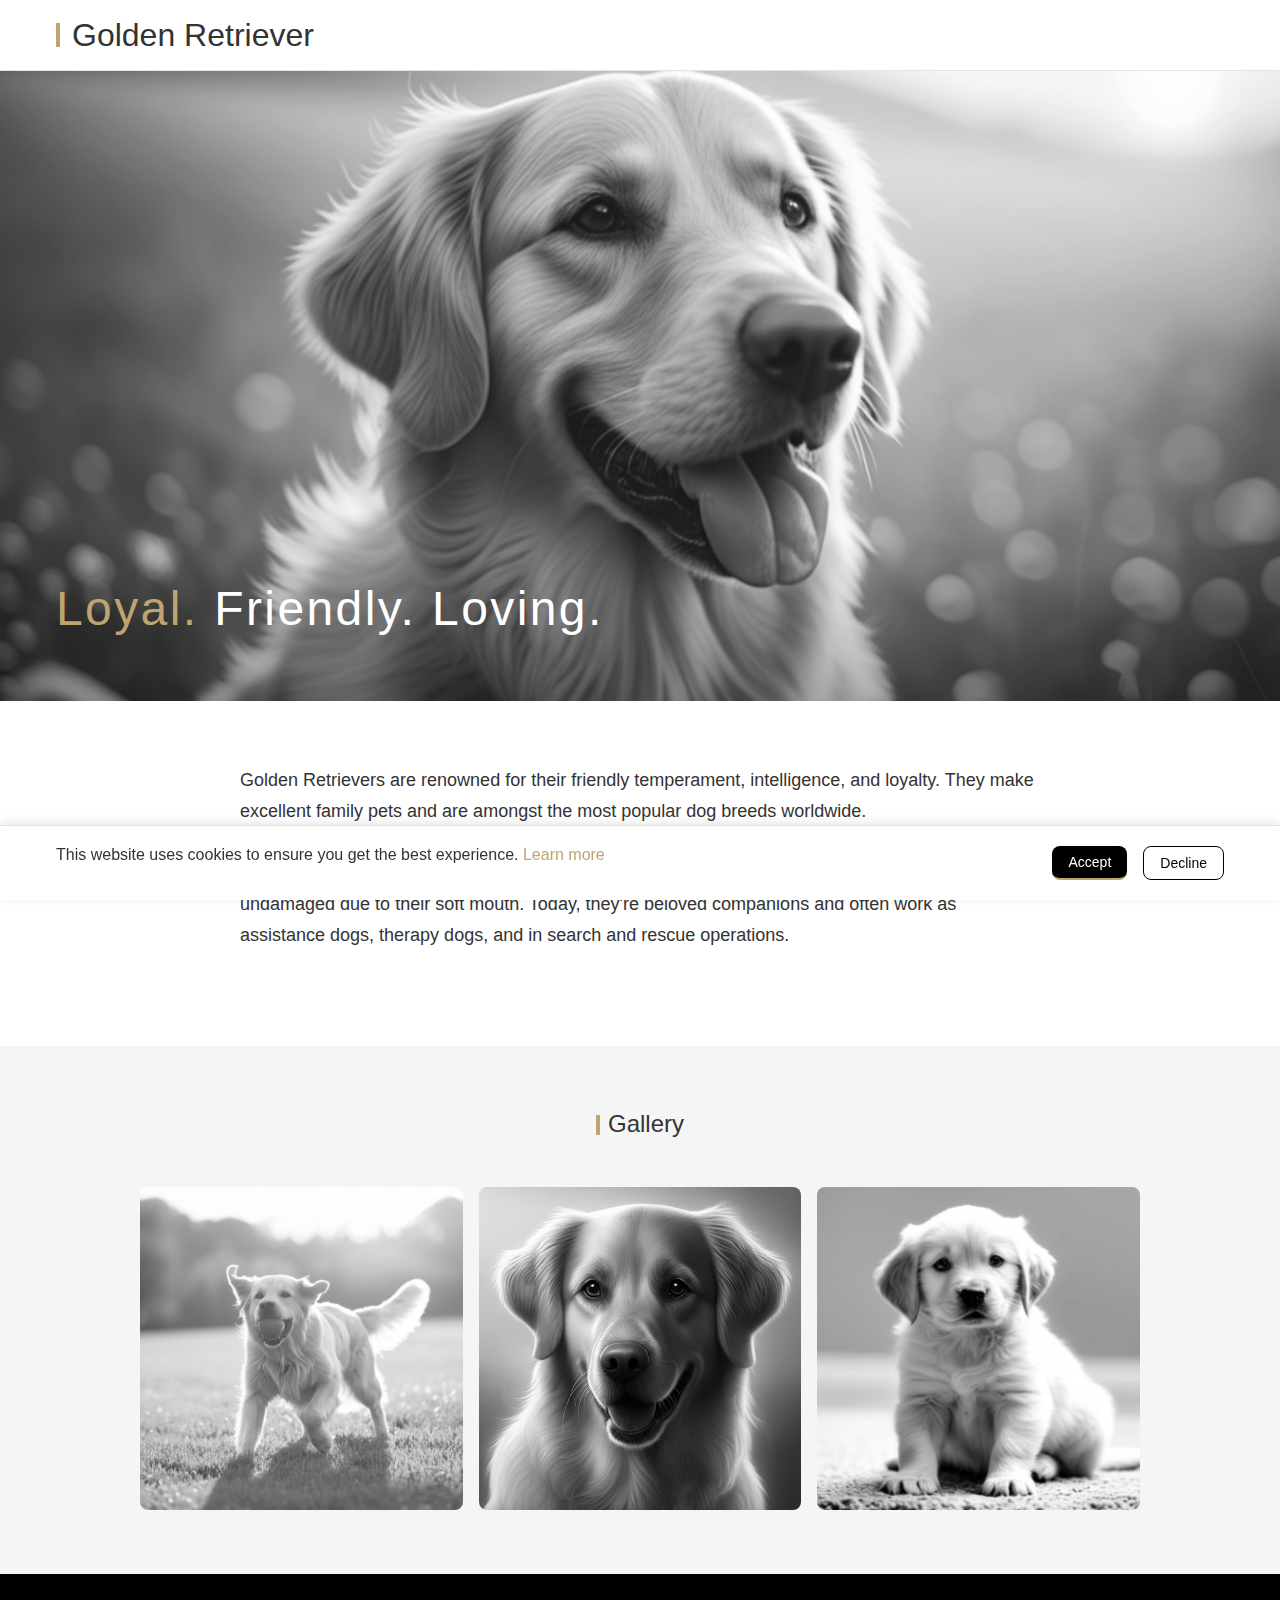
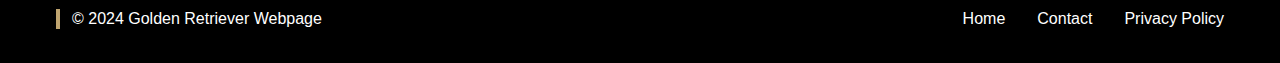
<file: index.html>
<!DOCTYPE html>
<html lang="en-GB">
<head>
    <meta charset="UTF-8">
    <meta name="viewport" content="width=device-width, initial-scale=1.0">
    <title>Golden Retriever</title>
    <link rel="stylesheet" href="styles.css">
    <script src="analytics.js"></script>
</head>
<body>
<header>
    <div class="container">
        <div class="logo">
            <div class="logo-line"></div>
            <h1>Golden Retriever</h1>
        </div>
    </div>
</header>

<section class="hero">
    <div class="hero-image">
        <img src="images/golden-retriever-mono.jpg" alt="Golden Retriever">
    </div>
    <div class="hero-overlay">
        <div class="container">
            <h2><span class="accent">Loyal.</span> Friendly. Loving.</h2>
        </div>
    </div>
</section>

<section class="content">
    <div class="container">
        <div class="text-container">
            <p>Golden Retrievers are renowned for their friendly temperament, intelligence, and loyalty. They make excellent family pets and are amongst the most popular dog breeds worldwide.</p>
            <p>Originally bred as hunting dogs in Scotland, Golden Retrievers excel at retrieving shot game undamaged due to their soft mouth. Today, they're beloved companions and often work as assistance dogs, therapy dogs, and in search and rescue operations.</p>
        </div>
    </div>
</section>

<section class="gallery">
    <div class="container">
        <h2><span class="section-line"></span>Gallery</h2>
        <div class="gallery-grid">
            <div class="gallery-item">
                <img src="images/golden-playing.jpg" alt="Golden Retriever Playing">
                <div class="gallery-line"></div>
            </div>
            <div class="gallery-item">
                <img src="images/golden-portrait.jpg" alt="Golden Retriever Portrait">
                <div class="gallery-line"></div>
            </div>
            <div class="gallery-item">
                <img src="images/golden-puppy.jpg" alt="Golden Retriever Puppy">
                <div class="gallery-line"></div>
            </div>
        </div>
    </div>
</section>

<footer>
    <div class="container">
        <div class="footer-content">
            <div class="copyright">
                <div class="logo-line"></div>
                <p>© 2024 Golden Retriever Webpage</p>
            </div>
            <nav class="footer-nav">
                <ul>
                    <li><a href="index.html">Home</a></li>
                    <li><a href="contact.html">Contact</a></li>
                    <li><a href="privacy-policy.html">Privacy Policy</a></li>
                </ul>
            </nav>
        </div>
    </div>
</footer>

<div id="cookie-banner" class="cookie-banner">
    <div class="container">
        <div class="cookie-content">
            <p>This website uses cookies to ensure you get the best experience. <a href="privacy-policy.html">Learn more</a></p>
            <div class="cookie-buttons">
                <button id="accept-cookies" class="btn-accept">Accept</button>
                <button id="decline-cookies" class="btn-decline">Decline</button>
            </div>
        </div>
    </div>
</div>

<script>
    document.addEventListener('DOMContentLoaded', function() {
        const cookieBanner = document.getElementById('cookie-banner');
        const acceptButton = document.getElementById('accept-cookies');
        const declineButton = document.getElementById('decline-cookies');

        if (!localStorage.getItem('cookieConsent')) {
            cookieBanner.style.display = 'block';
        }

        acceptButton.addEventListener('click', function() {
            localStorage.setItem('cookieConsent', 'accepted');
            cookieBanner.style.display = 'none';
        });

        declineButton.addEventListener('click', function() {
            localStorage.setItem('cookieConsent', 'declined');
            cookieBanner.style.display = 'none';
        });
    });
</script>
</body>
</html>
</file>
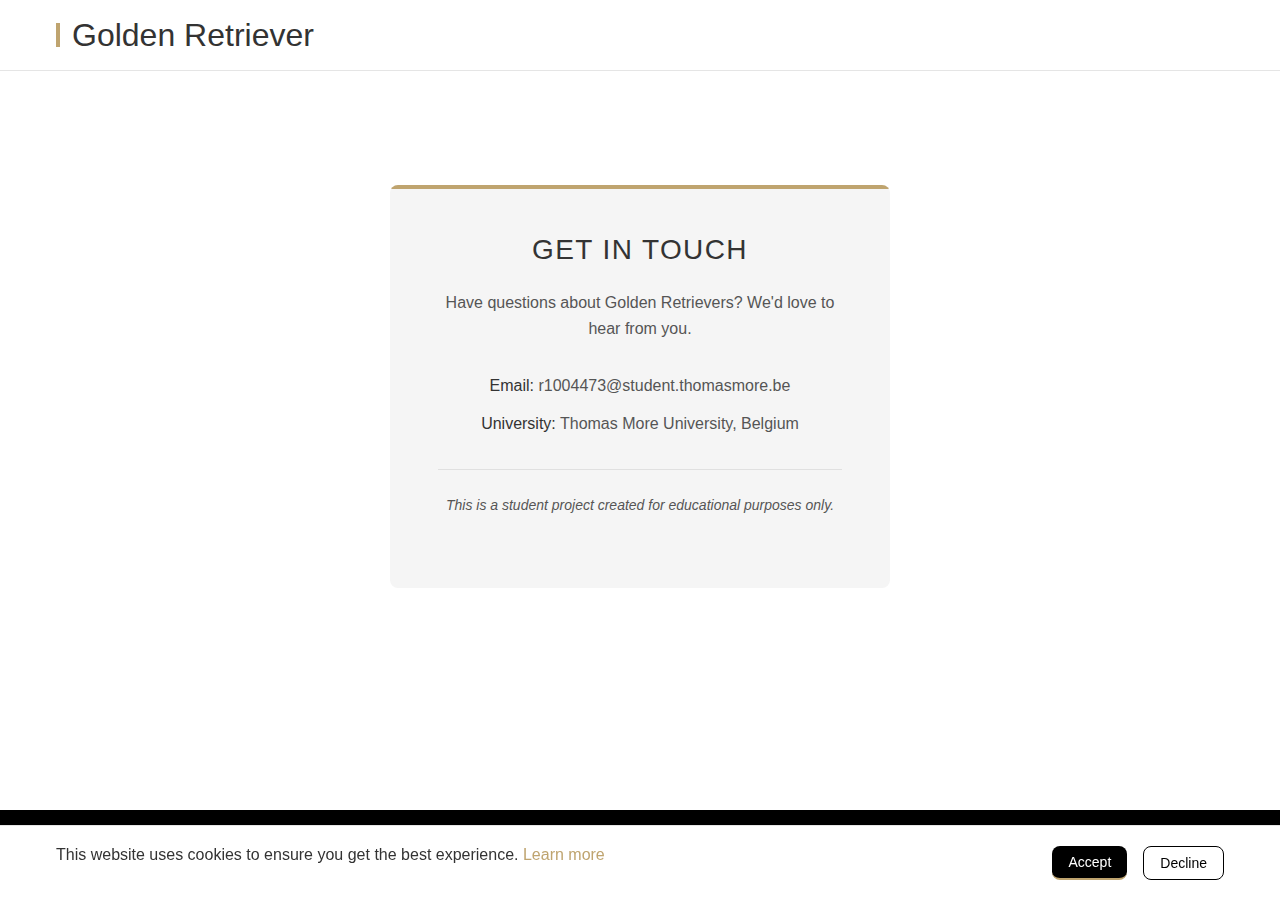
<file: contact.html>
<!DOCTYPE html>
<html lang="en-GB">
<head>
    <meta charset="UTF-8">
    <meta name="viewport" content="width=device-width, initial-scale=1.0">
    <title>Contact</title>
    <link rel="stylesheet" href="styles.css">
    <script src="analytics.js"></script>
</head>
<body>
<header>
    <div class="container">
        <div class="logo">
            <div class="logo-line"></div>
            <h1>Golden Retriever</h1>
        </div>
    </div>
</header>

<section class="contact">
    <div class="container">
        <div class="contact-simple">
            <div class="contact-card">
                <h2>GET IN TOUCH</h2>
                <p>Have questions about Golden Retrievers? We'd love to hear from you.</p>

                <div class="contact-info">
                    <p><strong>Email:</strong> r1004473@student.thomasmore.be</p>
                    <p><strong>University:</strong> Thomas More University, Belgium</p>
                </div>

                <p class="contact-note">This is a student project created for educational purposes only.</p>
            </div>
        </div>
    </div>
</section>

<footer>
    <div class="container">
        <div class="footer-content">
            <div class="copyright">
                <div class="logo-line"></div>
                <p>© 2024 Golden Retriever Webpage</p>
            </div>
            <nav class="footer-nav">
                <ul>
                    <li><a href="index.html">Home</a></li>
                    <li><a href="contact.html">Contact</a></li>
                    <li><a href="privacy-policy.html">Privacy Policy</a></li>
                </ul>
            </nav>
        </div>
    </div>
</footer>

<div id="cookie-banner" class="cookie-banner">
    <div class="container">
        <div class="cookie-content">
            <p>This website uses cookies to ensure you get the best experience. <a href="privacy-policy.html">Learn more</a></p>
            <div class="cookie-buttons">
                <button id="accept-cookies" class="btn-accept">Accept</button>
                <button id="decline-cookies" class="btn-decline">Decline</button>
            </div>
        </div>
    </div>
</div>
</body>
</html>
</file>
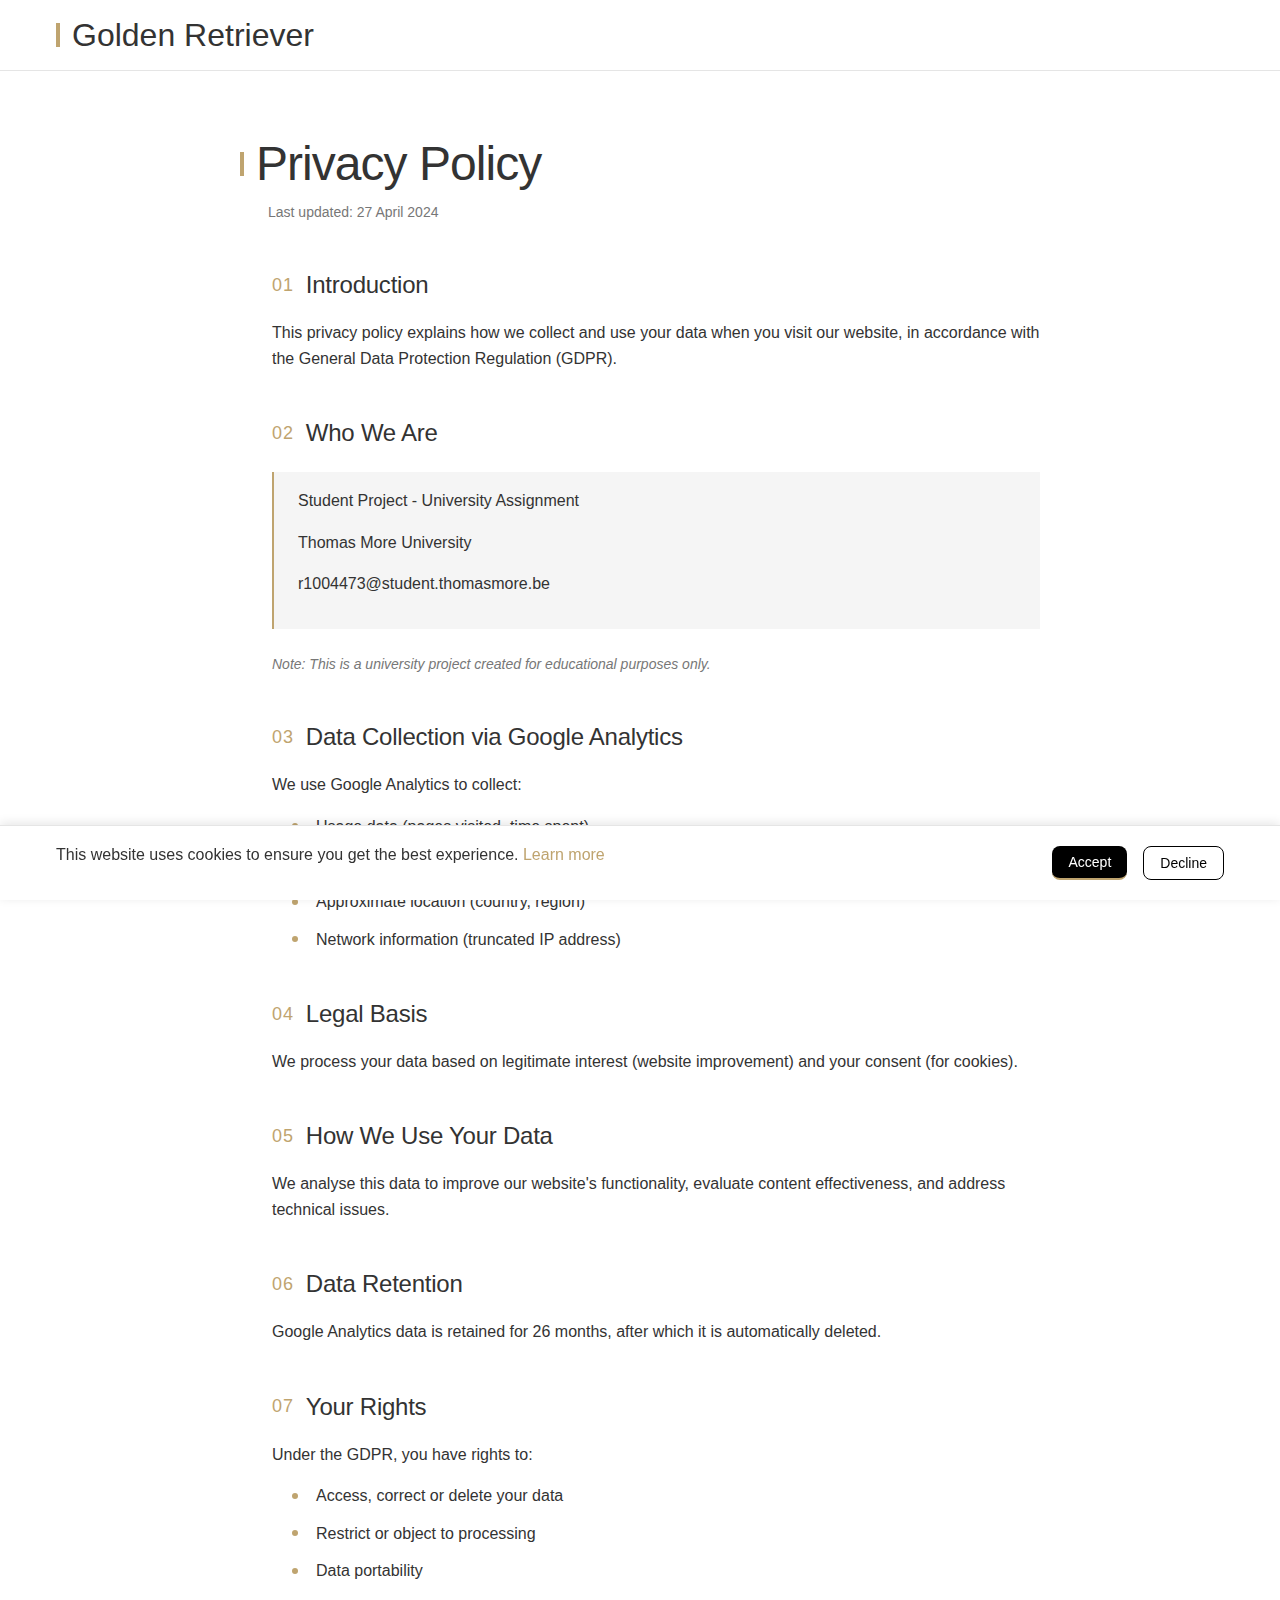
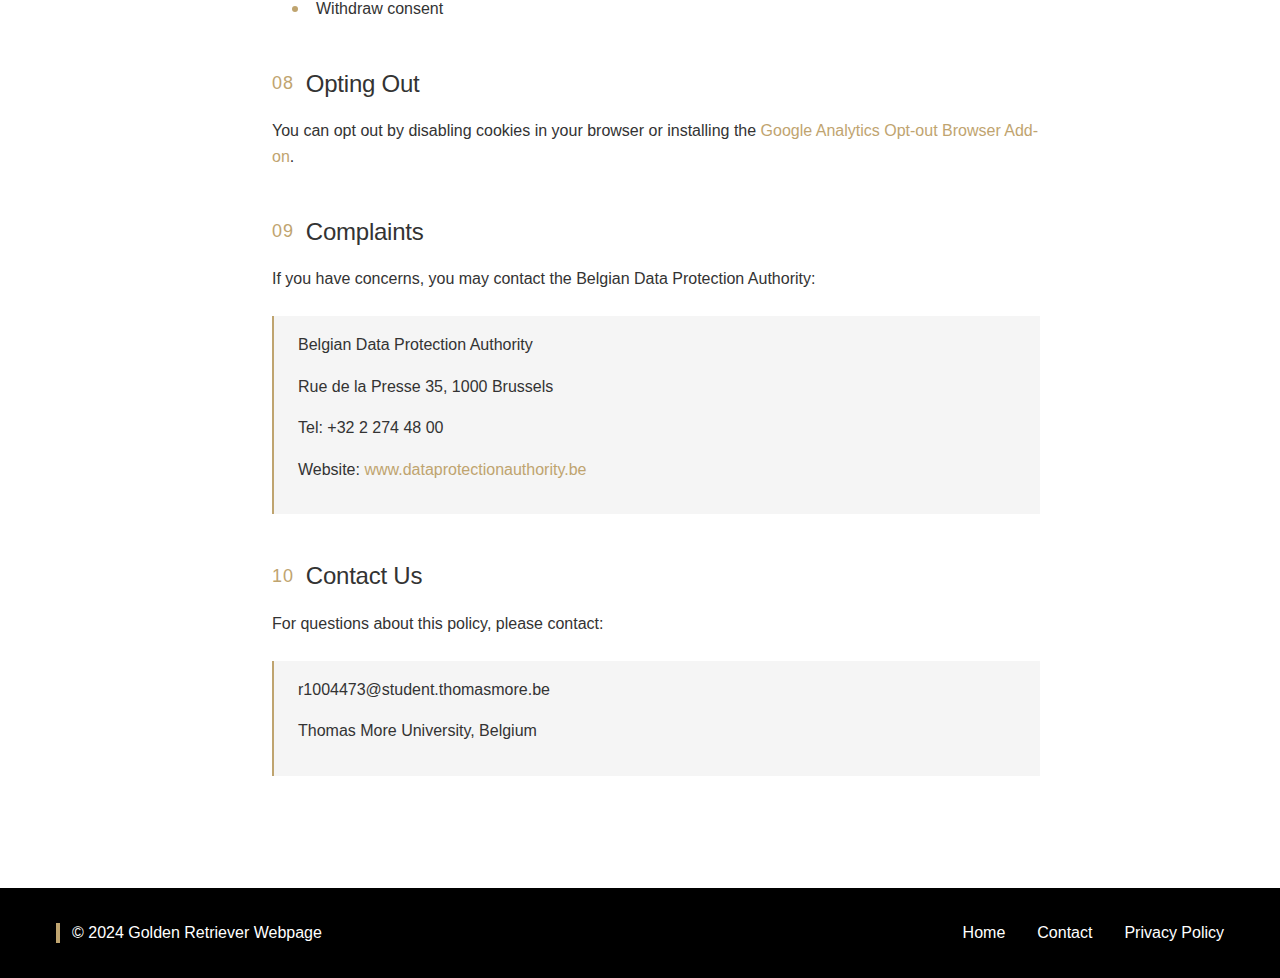
<file: privacy-policy.html>
<!DOCTYPE html>
<html lang="en-GB">
<head>
    <meta charset="UTF-8">
    <meta name="viewport" content="width=device-width, initial-scale=1.0">
    <title>Privacy Policy - Golden Retriever</title>
    <link rel="stylesheet" href="styles.css">
    <script src="analytics.js"></script>
</head>
<body>
<header>
    <div class="container">
        <div class="logo">
            <div class="logo-line"></div>
            <h1>Golden Retriever</h1>
        </div>
    </div>
</header>

<main class="privacy-policy">
    <div class="container">
        <div class="text-container">
            <div class="page-header">
                <h1><span class="logo-line"></span>Privacy Policy</h1>
                <p class="date">Last updated: 27 April 2024</p>
            </div>

            <div class="policy-content">
                <section class="policy-section">
                    <h2><span class="section-number">01</span> Introduction</h2>
                    <p>
                        This privacy policy explains how we collect and use your data when you visit our website, in accordance with the General Data Protection Regulation (GDPR).
                    </p>
                </section>

                <section class="policy-section">
                    <h2><span class="section-number">02</span> Who We Are</h2>
                    <div class="info-box">
                        <p>Student Project - University Assignment</p>
                        <p>Thomas More University</p>
                        <p>r1004473@student.thomasmore.be</p>
                    </div>
                    <p class="note">
                        Note: This is a university project created for educational purposes only.
                    </p>
                </section>

                <section class="policy-section">
                    <h2><span class="section-number">03</span> Data Collection via Google Analytics</h2>
                    <p>
                        We use Google Analytics to collect:
                    </p>
                    <ul class="policy-list">
                        <li>Usage data (pages visited, time spent)</li>
                        <li>Device information (device type, browser)</li>
                        <li>Approximate location (country, region)</li>
                        <li>Network information (truncated IP address)</li>
                    </ul>
                </section>

                <section class="policy-section">
                    <h2><span class="section-number">04</span> Legal Basis</h2>
                    <p>
                        We process your data based on legitimate interest (website improvement) and your consent (for cookies).
                    </p>
                </section>

                <section class="policy-section">
                    <h2><span class="section-number">05</span> How We Use Your Data</h2>
                    <p>
                        We analyse this data to improve our website's functionality, evaluate content effectiveness, and address technical issues.
                    </p>
                </section>

                <section class="policy-section">
                    <h2><span class="section-number">06</span> Data Retention</h2>
                    <p>
                        Google Analytics data is retained for 26 months, after which it is automatically deleted.
                    </p>
                </section>

                <section class="policy-section">
                    <h2><span class="section-number">07</span> Your Rights</h2>
                    <p>
                        Under the GDPR, you have rights to:
                    </p>
                    <ul class="policy-list">
                        <li>Access, correct or delete your data</li>
                        <li>Restrict or object to processing</li>
                        <li>Data portability</li>
                        <li>Withdraw consent</li>
                    </ul>
                </section>

                <section class="policy-section">
                    <h2><span class="section-number">08</span> Opting Out</h2>
                    <p>
                        You can opt out by disabling cookies in your browser or installing the
                        <a href="https://tools.google.com/dlpage/gaoptout">Google Analytics Opt-out Browser Add-on</a>.
                    </p>
                </section>

                <section class="policy-section">
                    <h2><span class="section-number">09</span> Complaints</h2>
                    <p>
                        If you have concerns, you may contact the Belgian Data Protection Authority:
                    </p>
                    <div class="info-box">
                        <p>Belgian Data Protection Authority</p>
                        <p>Rue de la Presse 35, 1000 Brussels</p>
                        <p>Tel: +32 2 274 48 00</p>
                        <p>Website: <a href="https://www.dataprotectionauthority.be">www.dataprotectionauthority.be</a></p>
                    </div>
                </section>

                <section class="policy-section">
                    <h2><span class="section-number">10</span> Contact Us</h2>
                    <p>
                        For questions about this policy, please contact:
                    </p>
                    <div class="info-box">
                        <p>r1004473@student.thomasmore.be</p>
                        <p>Thomas More University, Belgium</p>
                    </div>
                </section>
            </div>
        </div>
    </div>
</main>

<footer>
    <div class="container">
        <div class="footer-content">
            <div class="copyright">
                <div class="logo-line"></div>
                <p>© 2024 Golden Retriever Webpage</p>
            </div>
            <nav class="footer-nav">
                <ul>
                    <li><a href="index.html">Home</a></li>
                    <li><a href="contact.html">Contact</a></li>
                    <li><a href="privacy-policy.html">Privacy Policy</a></li>
                </ul>
            </nav>
        </div>
    </div>
</footer>

<div id="cookie-banner" class="cookie-banner">
    <div class="container">
        <div class="cookie-content">
            <p>This website uses cookies to ensure you get the best experience. <a href="privacy-policy.html">Learn more</a></p>
            <div class="cookie-buttons">
                <button id="accept-cookies" class="btn-accept">Accept</button>
                <button id="decline-cookies" class="btn-decline">Decline</button>
            </div>
        </div>
    </div>
</div>
</body>
</html>
</file>
<file: styles.css>
:root {
    --gold-accent: #bfa46f;
    --gold-hover: #d4af37;
    --text-color: #333;
    --light-gray: #f5f5f5;
    --border-color: #e5e5e5;
}

* {
    margin: 0;
    padding: 0;
    box-sizing: border-box;
}

body {
    font-family: -apple-system, BlinkMacSystemFont, "Segoe UI", Roboto, Oxygen, Ubuntu, Cantarell, "Open Sans",
    "Helvetica Neue", sans-serif;
    line-height: 1.6;
    color: var(--text-color);
    min-height: 100vh;
    display: flex;
    flex-direction: column;
}

.container {
    width: 100%;
    max-width: 1200px;
    margin: 0 auto;
    padding: 0 1rem;
}

a {
    color: var(--gold-accent);
    text-decoration: none;
    transition: color 0.2s;
}

a:hover {
    color: var(--gold-hover);
}

ul {
    list-style: none;
}

img {
    max-width: 100%;
    height: auto;
}

h1,
h2,
h3 {
    font-weight: 300;
    line-height: 1.2;
}

h1 {
    font-size: 2rem;
}

h2 {
    font-size: 1.5rem;
    margin-bottom: 1rem;
}

p {
    margin-bottom: 1rem;
}

.text-container {
    max-width: 800px;
    margin: 0 auto;
}

header {
    padding: 1rem 0;
    border-bottom: 1px solid var(--border-color);
}

.logo {
    display: flex;
    align-items: center;
}

.logo-line {
    width: 4px;
    height: 24px;
    background-color: var(--gold-accent);
    margin-right: 0.75rem;
}

.hero {
    position: relative;
    height: 70vh;
}

.hero-image {
    height: 100%;
    overflow: hidden;
    background-color: var(--light-gray);
}

.hero-image img {
    width: 100%;
    height: 100%;
    object-fit: cover;
    opacity: 0.9;
    filter: grayscale(100%);
}

.hero-overlay {
    position: absolute;
    bottom: 0;
    left: 0;
    right: 0;
    background: linear-gradient(to top, rgba(0, 0, 0, 0.3), transparent);
    padding: 3rem 0;
}

.hero-overlay h2 {
    color: white;
    font-size: 2.5rem;
    font-weight: 300;
    letter-spacing: 0.05em;
}

.accent {
    color: var(--gold-accent);
}

.content {
    padding: 4rem 0;
    background-color: white;
}

.content p {
    font-size: 1.125rem;
    color: #333;
    font-weight: 300;
    line-height: 1.7;
    margin-bottom: 2rem;
}

.gallery {
    padding: 4rem 0;
    background-color: var(--light-gray);
}

.gallery h2 {
    text-align: center;
    margin-bottom: 3rem;
    display: flex;
    align-items: center;
    justify-content: center;
}

.section-line {
    display: inline-block;
    width: 4px;
    height: 20px;
    background-color: var(--gold-accent);
    margin-right: 0.5rem;
}

.gallery-grid {
    display: grid;
    grid-template-columns: repeat(1, 1fr);
    gap: 1rem;
    max-width: 1000px;
    margin: 0 auto;
}

.gallery-item {
    position: relative;
    overflow: hidden;
    border-radius: 8px;
    aspect-ratio: 1 / 1;
}

.gallery-item img {
    width: 100%;
    height: 100%;
    object-fit: cover;
    filter: grayscale(100%);
    transition: filter 0.5s;
}

.gallery-line {
    position: absolute;
    bottom: 0;
    left: 0;
    width: 100%;
    height: 4px;
    background-color: var(--gold-accent);
    transform: scaleX(0);
    transform-origin: left;
    transition: transform 0.3s;
}

.gallery-item:hover img {
    filter: grayscale(0);
}

.gallery-item:hover .gallery-line {
    transform: scaleX(1);
}

footer {
    background-color: black;
    color: white;
    padding: 2rem 0;
    margin-top: auto;
}

.footer-content {
    display: flex;
    flex-direction: column;
    align-items: center;
}

.copyright {
    display: flex;
    align-items: center;
    margin-bottom: 1rem;
}

.copyright .logo-line {
    width: 4px;
    height: 20px;
    background-color: var(--gold-accent);
    margin-right: 0.75rem;
    margin-top: 1px;
}

.copyright p {
    margin-bottom: 0;
    font-weight: 300;
}

.footer-nav ul {
    display: flex;
    gap: 2rem;
}

.footer-nav a {
    color: white;
    transition: color 0.2s;
}

.footer-nav a:hover {
    color: var(--gold-accent);
}

.cookie-banner {
    position: fixed;
    bottom: 0;
    left: 0;
    right: 0;
    background-color: white;
    border-top: 1px solid var(--border-color);
    padding: 1rem 0;
    box-shadow: 0 -2px 10px rgba(0, 0, 0, 0.1);
    z-index: 1000;
    display: none;
}

.cookie-content {
    display: flex;
    flex-direction: column;
    align-items: center;
}

.cookie-buttons {
    display: flex;
    gap: 1rem;
    margin-top: 1rem;
}

.btn-accept,
.btn-decline {
    padding: 0.5rem 1rem;
    border-radius: 8px;
    font-size: 0.875rem;
    font-weight: 300;
    cursor: pointer;
    transition: background-color 0.2s;
}

.btn-accept {
    background-color: black;
    color: white;
    border: none;
    border-bottom: 2px solid var(--gold-accent);
}

.btn-accept:hover {
    background-color: #333;
}

.btn-decline {
    background-color: white;
    color: black;
    border: 1px solid black;
}

.btn-decline:hover {
    background-color: #f5f5f5;
}

.page-header {
    margin-bottom: 3rem;
    position: relative;
}

.page-header h1 {
    display: flex;
    align-items: center;
    margin-bottom: 0.5rem;
    font-size: 2.5rem;
    letter-spacing: -0.02em;
}

.page-header .date {
    font-size: 0.875rem;
    color: #777;
    margin-left: 1.75rem;
}

.privacy-policy {
    padding: 4rem 0;
    background-color: white;
}

.policy-content {
    margin-top: 3rem;
}

.policy-section {
    margin-bottom: 3rem;
    position: relative;
}

.policy-section h2 {
    font-size: 1.5rem;
    margin-bottom: 1.25rem;
    display: flex;
    align-items: center;
    font-weight: 300;
    letter-spacing: -0.01em;
}

.section-number {
    color: var(--gold-accent);
    font-size: 1rem;
    margin-right: 0.75rem;
    font-weight: 400;
    letter-spacing: 0.05em;
}

.info-box {
    border-left: 2px solid var(--gold-accent);
    padding: 1rem 0 1rem 1.5rem;
    margin: 1.5rem 0;
    background-color: var(--light-gray);
}

.privacy-policy .note {
    font-style: italic;
    font-size: 0.875rem;
    color: #777;
}

.policy-list {
    padding-left: 1.25rem;
    margin-bottom: 1.5rem;
}

.policy-list li {
    position: relative;
    padding-left: 1.5rem;
    margin-bottom: 0.75rem;
    font-weight: 300;
}

.policy-list li::before {
    content: "";
    position: absolute;
    left: 0;
    top: 0.6rem;
    width: 6px;
    height: 6px;
    border-radius: 50%;
    background-color: var(--gold-accent);
}

.contact {
    padding: 4rem 0;
    background-color: white;
    min-height: 70vh;
    display: flex;
    align-items: center;
}

.contact-simple {
    display: flex;
    justify-content: center;
    width: 100%;
}

.contact-card {
    background-color: var(--light-gray);
    padding: 3rem;
    border-radius: 8px;
    max-width: 500px;
    width: 100%;
    text-align: center;
    position: relative;
    overflow: hidden;
}

.contact-card::before {
    content: "";
    position: absolute;
    top: 0;
    left: 0;
    width: 100%;
    height: 4px;
    background-color: var(--gold-accent);
}

.contact-card h2 {
    margin-bottom: 1.5rem;
    font-size: 1.75rem;
    font-weight: 300;
    letter-spacing: 0.05em;
}

.contact-card p {
    margin-bottom: 1.5rem;
    font-weight: 300;
    color: #555;
    line-height: 1.6;
}

.contact-info {
    margin: 2rem 0;
    text-align: center;
}

.contact-info p {
    margin-bottom: 0.75rem;
    font-weight: 300;
}

.contact-info strong {
    font-weight: 500;
    color: #333;
}

.contact-note {
    font-size: 0.875rem;
    color: #777;
    font-style: italic;
    margin-top: 2rem;
    border-top: 1px solid #e0e0e0;
    padding-top: 1.5rem;
}

@media (min-width: 768px) {
    .hero-overlay h2 {
        font-size: 3rem;
    }

    .gallery-grid {
        grid-template-columns: repeat(3, 1fr);
    }

    .cookie-content {
        flex-direction: row;
        justify-content: space-between;
    }

    .cookie-buttons {
        margin-top: 0;
    }

    .footer-content {
        flex-direction: row;
        justify-content: space-between;
    }

    .copyright {
        margin-bottom: 0;
    }

    .page-header h1 {
        font-size: 3rem;
    }

    .section-number {
        font-size: 1.125rem;
    }
}

@media (min-width: 1024px) {
    .policy-section {
        padding-left: 2rem;
    }

    .section-number {
        position: absolute;
        left: 0;
        top: 0.25rem;
    }

    .policy-section h2 {
        padding-left: 0;
    }

    .policy-section h2 .section-number {
        position: static;
        margin-right: 0.75rem;
    }
}
</file>
